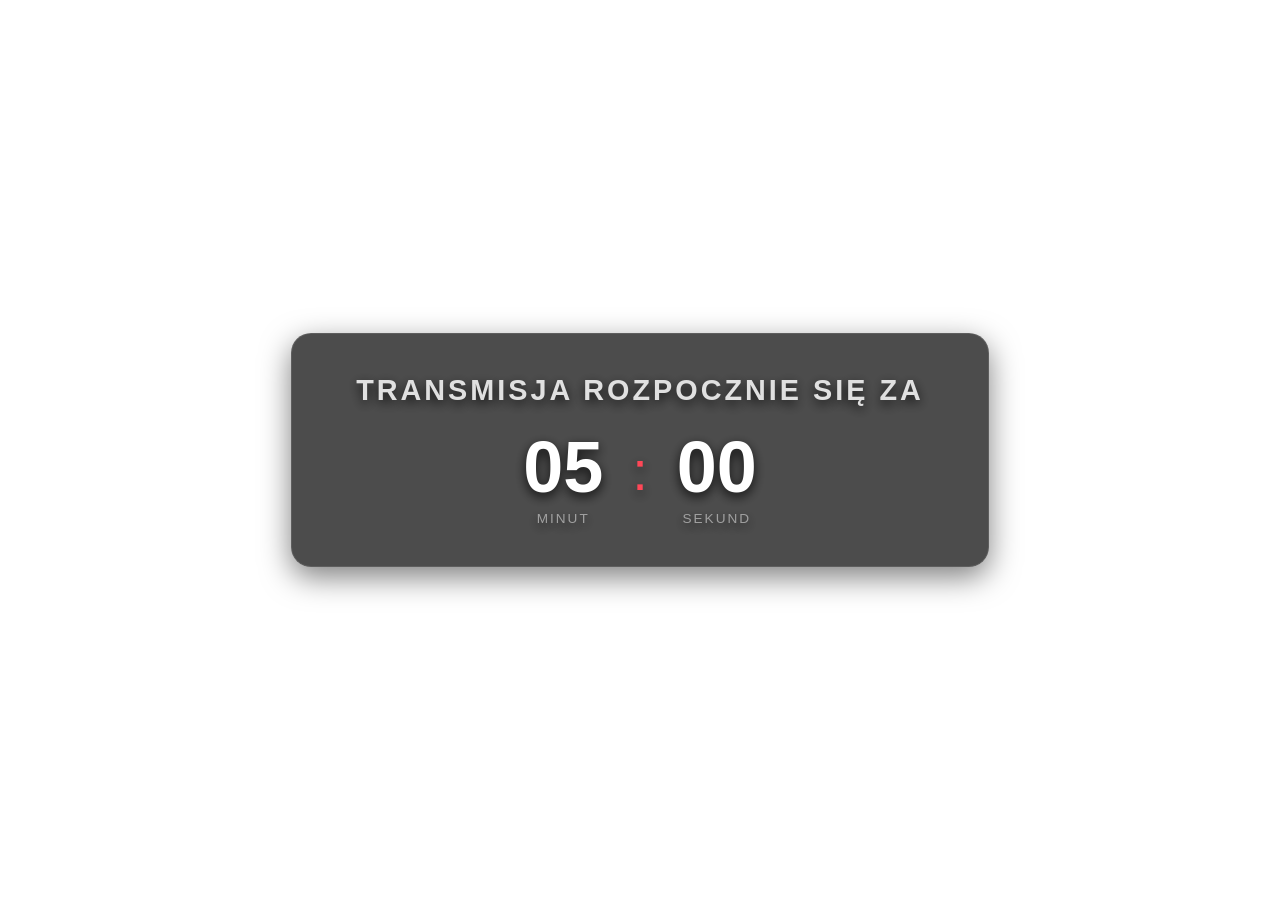
<file: odliczanie/index.html>
<!DOCTYPE html>
<html lang="pl">
<head>
  <meta charset="UTF-8">
  <title>Odliczanie OBS z Kontrolą</title>
  <style>
    * {
      box-sizing: border-box;
      margin: 0;
      padding: 0;
    }

    body {
      background-color: transparent;
      font-family: 'Segoe UI', -apple-system, BlinkMacSystemFont, Roboto, sans-serif;
      color: #ffffff;
      display: flex;
      justify-content: center;
      align-items: center;
      height: 100vh;
      overflow: hidden;
      text-shadow: 0 4px 12px rgba(0, 0, 0, 0.8);
      user-select: none;
    }

    .container {
      position: relative;
      text-align: center;
      background: rgba(0, 0, 0, 0.7);
      padding: 2.5rem 4rem;
      border-radius: 20px;
      backdrop-filter: blur(10px);
      border: 1px solid rgba(255, 255, 255, 0.1);
      box-shadow: 0 10px 30px rgba(0, 0, 0, 0.5);
    }

    h1 {
      font-size: 1.8rem;
      text-transform: uppercase;
      letter-spacing: 3px;
      margin-bottom: 1.5rem;
      color: #e0e0e0;
    }

    .timer {
      display: flex;
      gap: 1.5rem;
      justify-content: center;
      align-items: center;
    }

    .time-block {
      display: flex;
      flex-direction: column;
      align-items: center;
      min-width: 90px;
    }

    .number {
      font-size: 4.5rem;
      font-weight: 800;
      font-variant-numeric: tabular-nums;
      line-height: 1;
    }

    .label {
      font-size: 0.85rem;
      text-transform: uppercase;
      letter-spacing: 2px;
      margin-top: 0.5rem;
      color: #a0a0a0;
    }

    .separator {
      font-size: 3.5rem;
      font-weight: 300;
      margin-top: -1rem;
      color: #ff4757;
    }

    .live-text {
      display: none;
      font-size: 4rem;
      font-weight: 900;
      color: #ff4757;
      text-transform: uppercase;
      letter-spacing: 5px;
      animation: pulse 1.5s infinite;
    }

    /* Panel sterowania – ukryty domyślnie, widoczny po najechaniu myszką */
    .controls {
      position: absolute;
      bottom: -60px;
      left: 50%;
      transform: translateX(-50%);
      display: flex;
      gap: 8px;
      background: rgba(15, 15, 15, 0.95);
      padding: 8px 15px;
      border-radius: 30px;
      border: 1px solid rgba(255, 255, 255, 0.2);
      opacity: 0;
      transition: opacity 0.3s ease, bottom 0.3s ease;
      pointer-events: none;
    }

    /* Pokaż przyciski po najechaniu na kartę */
    .container:hover .controls {
      opacity: 1;
      bottom: -25px;
      pointer-events: auto;
    }

    button {
      background: #2f3542;
      color: #fff;
      border: 1px solid rgba(255, 255, 255, 0.1);
      padding: 6px 12px;
      font-size: 0.85rem;
      font-weight: 600;
      border-radius: 15px;
      cursor: pointer;
      transition: all 0.2s ease;
    }

    button:hover {
      background: #ff4757;
      transform: translateY(-2px);
    }

    button:active {
      transform: translateY(0);
    }

    @keyframes pulse {
      0% { opacity: 1; transform: scale(1); }
      50% { opacity: 0.6; transform: scale(0.98); }
      100% { opacity: 1; transform: scale(1); }
    }
  </style>
</head>
<body>

  <div class="container">
    <h1 id="title">Transmisja rozpocznie się za</h1>
    
    <div class="timer" id="timer">
      <div class="time-block">
        <span class="number" id="minutes">05</span>
        <span class="label">Minut</span>
      </div>
      <span class="separator">:</span>
      <div class="time-block">
        <span class="number" id="seconds">00</span>
        <span class="label">Sekund</span>
      </div>
    </div>

    <div class="live-text" id="live-text">ZACZYNAMY!</div>

    <!-- Przyciski sterujące -->
    <div class="controls">
      <button onclick="addTime(-60)">-1 min</button>
      <button onclick="togglePause()" id="pause-btn">Pauza</button>
      <button onclick="addTime(60)">+1 min</button>
      <button onclick="addTime(300)">+5 min</button>
      <button onclick="resetTimer()">Reset</button>
    </div>
  </div>

  <script>
    const INITIAL_MINUTES = 5; // Czas początkowy
    let timeLeft = INITIAL_MINUTES * 60; // w sekundach
    let isPaused = false;
    let timerInterval = null;

    const minutesEl = document.getElementById('minutes');
    const secondsEl = document.getElementById('seconds');
    const timerEl = document.getElementById('timer');
    const titleEl = document.getElementById('title');
    const liveTextEl = document.getElementById('live-text');
    const pauseBtn = document.getElementById('pause-btn');

    function render() {
      if (timeLeft <= 0) {
        timeLeft = 0;
        clearInterval(timerInterval);
        timerEl.style.display = 'none';
        titleEl.style.display = 'none';
        liveTextEl.style.display = 'block';
      } else {
        timerEl.style.display = 'flex';
        titleEl.style.display = 'block';
        liveTextEl.style.display = 'none';
      }

      const m = Math.floor(timeLeft / 60);
      const s = timeLeft % 60;

      minutesEl.textContent = String(m).padStart(2, '0');
      secondsEl.textContent = String(s).padStart(2, '0');
    }

    function tick() {
      if (!isPaused && timeLeft > 0) {
        timeLeft--;
        render();
      }
    }

    function togglePause() {
      isPaused = !isPaused;
      pauseBtn.textContent = isPaused ? "Wznów" : "Pauza";
      pauseBtn.style.background = isPaused ? "#2ed573" : "#2f3542";
    }

    function addTime(seconds) {
      timeLeft += seconds;
      if (timeLeft < 0) timeLeft = 0;
      render();
    }

    function resetTimer() {
      timeLeft = INITIAL_MINUTES * 60;
      isPaused = false;
      pauseBtn.textContent = "Pauza";
      pauseBtn.style.background = "#2f3542";
      render();
    }

    // Start odliczania
    render();
    timerInterval = setInterval(tick, 1000);
  </script>
</body>
</html>
</file>
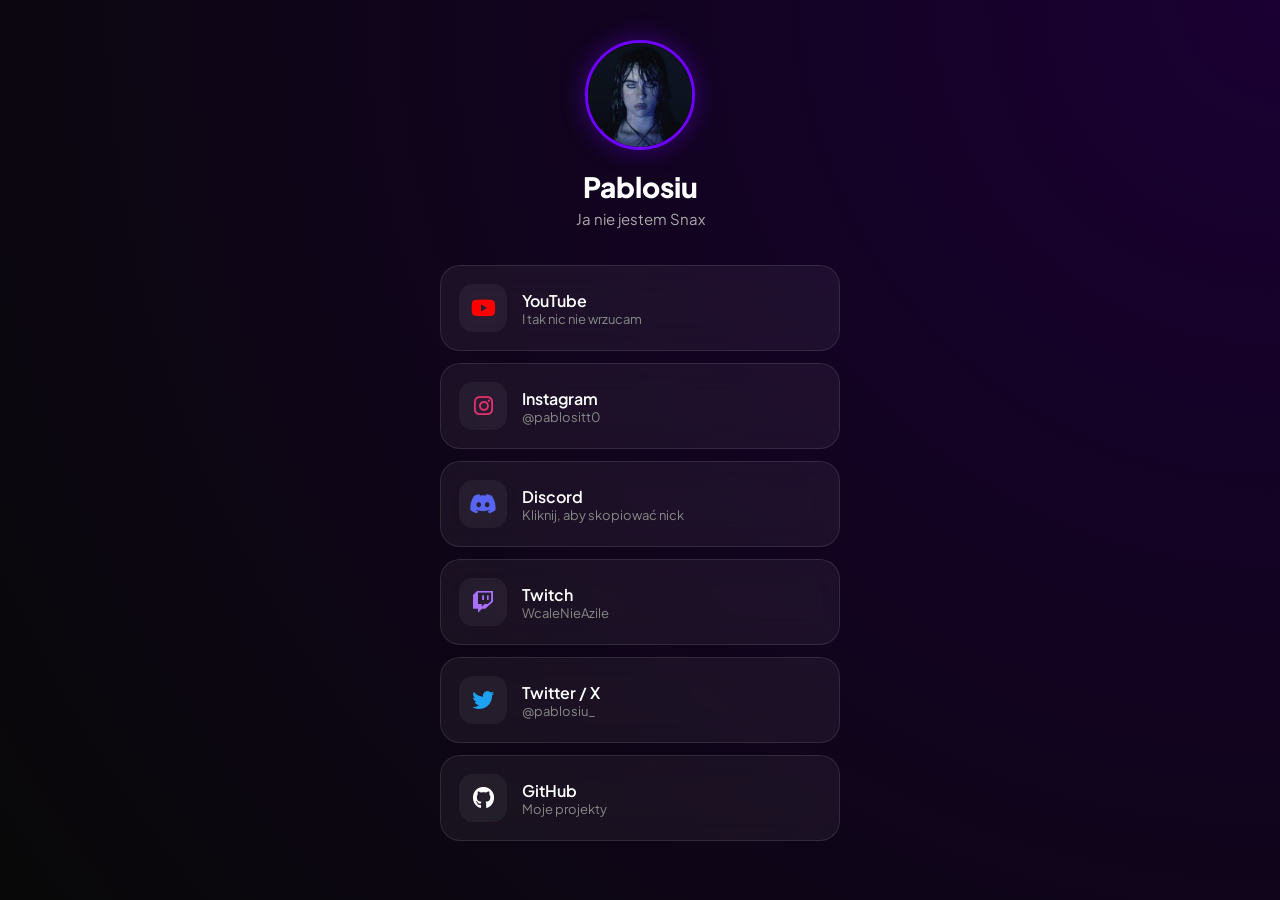
<file: phone.html>
<!DOCTYPE html>
<html lang="pl">
<head>
    <meta charset="UTF-8">
    <meta name="viewport" content="width=device-width, initial-scale=1.0">
    
    <title>pablosiu | mobile</title>
    <link rel="stylesheet" href="https://cdnjs.cloudflare.com/ajax/libs/font-awesome/6.4.0/css/all.min.css">
    <link href="https://fonts.googleapis.com/css2?family=Plus+Jakarta+Sans:wght@400;600;800&display=swap" rel="stylesheet">
    
    <style>
        :root {
            --tile-bg: rgba(255, 255, 255, 0.05);
            --border: rgba(255, 255, 255, 0.1);
            --accent: #7000ff;
        }

        * {
            margin: 0;
            padding: 0;
            box-sizing: border-box;
            font-family: 'Plus Jakarta Sans', sans-serif;
            -webkit-tap-highlight-color: transparent;
        }

        body {
            background-color: #080808;
            background: radial-gradient(circle at top right, #1a0033 0%, #080808 100%);
            color: white;
            display: flex;
            justify-content: center;
            align-items: flex-start;
            min-height: 100vh;
            padding: 40px 20px;
        }

        .mobile-container {
            width: 100%;
            max-width: 400px;
            display: flex;
            flex-direction: column;
            gap: 12px;
            z-index: 1;
        }

        .profile-header {
            text-align: center;
            margin-bottom: 25px;
        }

        .avatar {
            width: 110px;
            height: 110px;
            border-radius: 50%;
            border: 3px solid var(--accent);
            margin-bottom: 15px;
            object-fit: cover;
            box-shadow: 0 0 25px rgba(112, 0, 255, 0.4);
        }

        h1 { font-size: 28px; font-weight: 800; margin-bottom: 5px; }
        .bio-text { color: #aaa; font-size: 15px; }

        .mobile-tile {
            background: var(--tile-bg);
            backdrop-filter: blur(15px);
            -webkit-backdrop-filter: blur(15px);
            border: 1px solid var(--border);
            border-radius: 20px;
            padding: 18px;
            display: flex;
            align-items: center;
            gap: 15px;
            text-decoration: none;
            color: white;
            transition: transform 0.2s ease, background 0.2s ease;
        }

        .mobile-tile:active {
            transform: scale(0.96);
            background: rgba(112, 0, 255, 0.15);
            border-color: var(--accent);
        }

        .tile-icon {
            width: 48px;
            height: 48px;
            background: rgba(255, 255, 255, 0.05);
            border-radius: 14px;
            display: flex;
            justify-content: center;
            align-items: center;
            font-size: 22px;
            flex-shrink: 0;
        }

        .tile-info h2 { font-size: 16px; font-weight: 600; }
        .tile-info p { font-size: 13px; color: #888; }

        #copy-toast {
            position: fixed;
            bottom: 30px;
            left: 50%;
            transform: translate(-50%, 120px);
            background: var(--accent);
            padding: 12px 30px;
            border-radius: 50px;
            font-weight: 800;
            box-shadow: 0 10px 20px rgba(0,0,0,0.5);
            transition: 0.4s cubic-bezier(0.175, 0.885, 0.32, 1.275);
            z-index: 10000;
            white-space: nowrap;
        }
        #copy-toast.active { transform: translate(-50%, 0); }

    </style>
</head>
<body>

<div id="copy-toast">SKOPIOWANO DISCORD!</div>

<div class="mobile-container">
    <div class="profile-header">
        <img src="avatar.png" class="avatar" alt="pablosiu">
        <h1>Pablosiu</h1>
        <p class="bio-text">Ja nie jestem Snax</p>
    </div>

    <a href="https://youtube.com/@Pvblosiu" class="mobile-tile">
        <div class="tile-icon"><i class="fab fa-youtube" style="color: #ff0000;"></i></div>
        <div class="tile-info">
            <h2>YouTube</h2>
            <p>I tak nic nie wrzucam</p>
        </div>
    </a>

    <a href="https://instagram.com/pablositt0" class="mobile-tile">
        <div class="tile-icon"><i class="fab fa-instagram" style="color: #e1306c;"></i></div>
        <div class="tile-info">
            <h2>Instagram</h2>
            <p>@pablositt0</p>
        </div>
    </a>

    <div class="mobile-tile" style="cursor: pointer;" onclick="copy('pablosiu_')">
        <div class="tile-icon"><i class="fab fa-discord" style="color: #5865f2;"></i></div>
        <div class="tile-info">
            <h2>Discord</h2>
            <p>Kliknij, aby skopiować nick</p>
        </div>
    </div>

    <a href="https://twitch.tv/WcaleNieAzile" class="mobile-tile">
        <div class="tile-icon"><i class="fab fa-twitch" style="color: #a970ff;"></i></div>
        <div class="tile-info">
            <h2>Twitch</h2>
            <p>WcaleNieAzile</p>
        </div>
    </a>

    <a href="https://x.com/pablosiu_" class="mobile-tile">
        <div class="tile-icon"><i class="fab fa-twitter" style="color: #1da1f2;"></i></div>
        <div class="tile-info">
            <h2>Twitter / X</h2>
            <p>@pablosiu_</p>
        </div>
    </a>

    <a href="https://github.com/itspablosiu" class="mobile-tile">
        <div class="tile-icon"><i class="fab fa-github" style="color: #fff;"></i></div>
        <div class="tile-info">
            <h2>GitHub</h2>
            <p>Moje projekty</p>
        </div>
    </a>
</div>

<script>
    function copy(text) {
        navigator.clipboard.writeText(text).then(() => {
            const toast = document.getElementById('copy-toast');
            toast.classList.add('active');
            setTimeout(() => toast.classList.remove('active'), 2000);
        });
        if (navigator.vibrate) {
            navigator.vibrate(50);
        }
    }
</script>

</body>
</html>
</file>
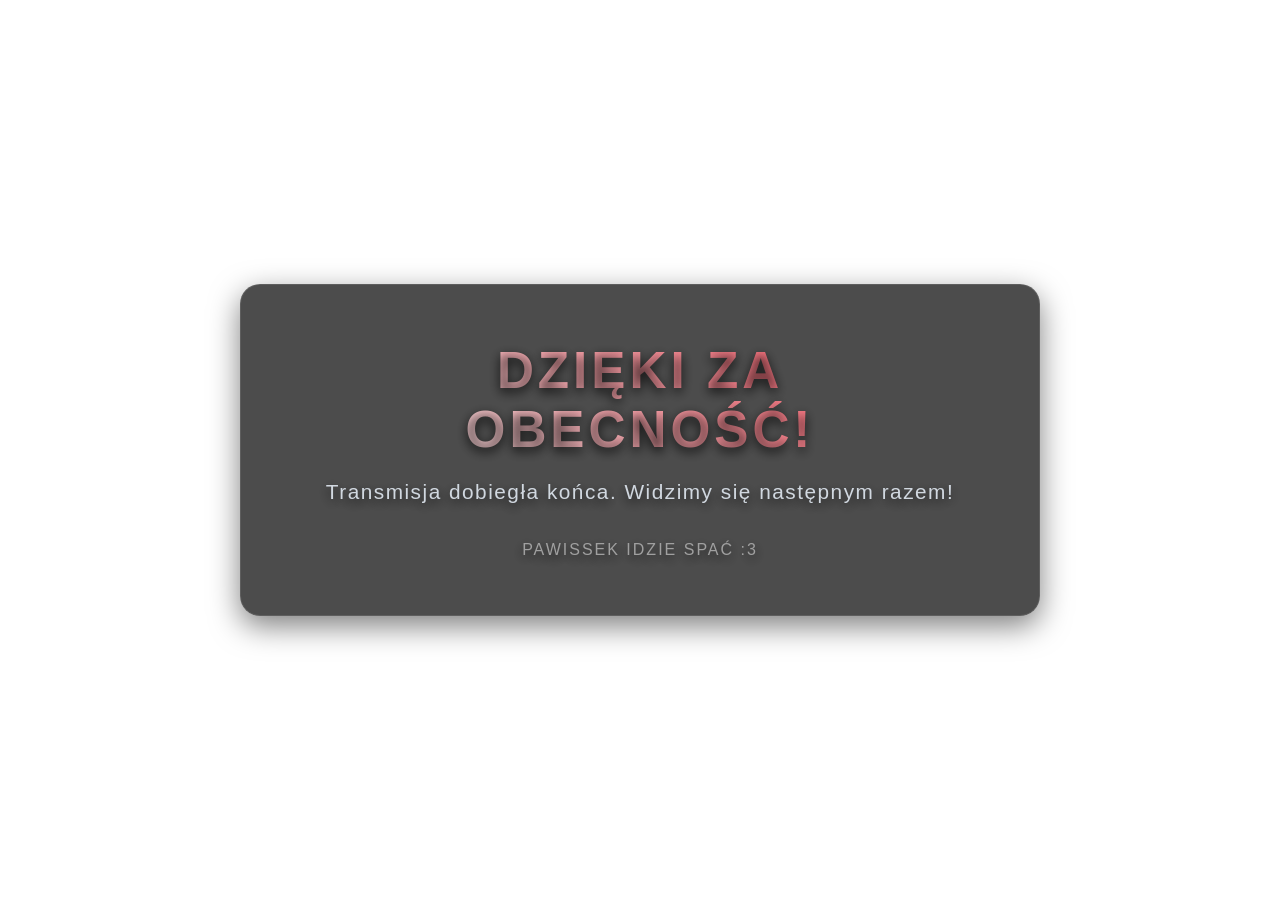
<file: odliczanie/koniec.html>
<!DOCTYPE html>
<html lang="pl">
<head>
  <meta charset="UTF-8">
  <title>Zakończenie Streama - OBS</title>
  <style>
    * {
      box-sizing: border-box;
      margin: 0;
      padding: 0;
    }

    body {
      background-color: transparent; /* Przezroczyste tło pod OBS */
      font-family: 'Segoe UI', -apple-system, BlinkMacSystemFont, Roboto, sans-serif;
      color: #ffffff;
      display: flex;
      justify-content: center;
      align-items: center;
      height: 100vh;
      overflow: hidden;
      text-shadow: 0 4px 12px rgba(0, 0, 0, 0.8);
      user-select: none;
    }

    .container {
      text-align: center;
      background: rgba(0, 0, 0, 0.7);
      padding: 3.5rem 5rem;
      border-radius: 20px;
      backdrop-filter: blur(10px);
      border: 1px solid rgba(255, 255, 255, 0.1);
      box-shadow: 0 10px 30px rgba(0, 0, 0, 0.5);
      max-width: 800px;
      animation: fadeIn 1s ease-out;
    }

    h1 {
      font-size: 3.2rem;
      font-weight: 900;
      text-transform: uppercase;
      letter-spacing: 4px;
      margin-bottom: 1rem;
      background: linear-gradient(45deg, #ffffff, #ff4757);
      -webkit-background-clip: text;
      -webkit-text-fill-color: transparent;
      animation: pulseGlow 3s infinite alternate;
    }

    p {
      font-size: 1.3rem;
      color: #d1d8e0;
      letter-spacing: 1.5px;
      font-weight: 300;
      line-height: 1.6;
    }

    .socials {
      margin-top: 2rem;
      font-size: 1rem;
      color: #a0a0a0;
      text-transform: uppercase;
      letter-spacing: 2px;
    }

    /* Animacja wejścia */
    @keyframes fadeIn {
      from {
        opacity: 0;
        transform: translateY(20px);
      }
      to {
        opacity: 1;
        transform: translateY(0);
      }
    }

    /* Subtelny puls dla nagłówka */
    @keyframes pulseGlow {
      0% {
        filter: drop-shadow(0 0 5px rgba(255, 71, 87, 0.2));
      }
      100% {
        filter: drop-shadow(0 0 20px rgba(255, 71, 87, 0.6));
      }
    }
  </style>
</head>
<body>

  <div class="container">
    <h1>Dzięki za obecność!</h1>
    <p>Transmisja dobiegła końca. Widzimy się następnym razem!</p>
    
    <!-- Opcjonalna sekcja na Twoje social media -->
    <div class="socials">
      Pawissek idzie spać :3
    </div>
  </div>

</body>
</html>
</file>
